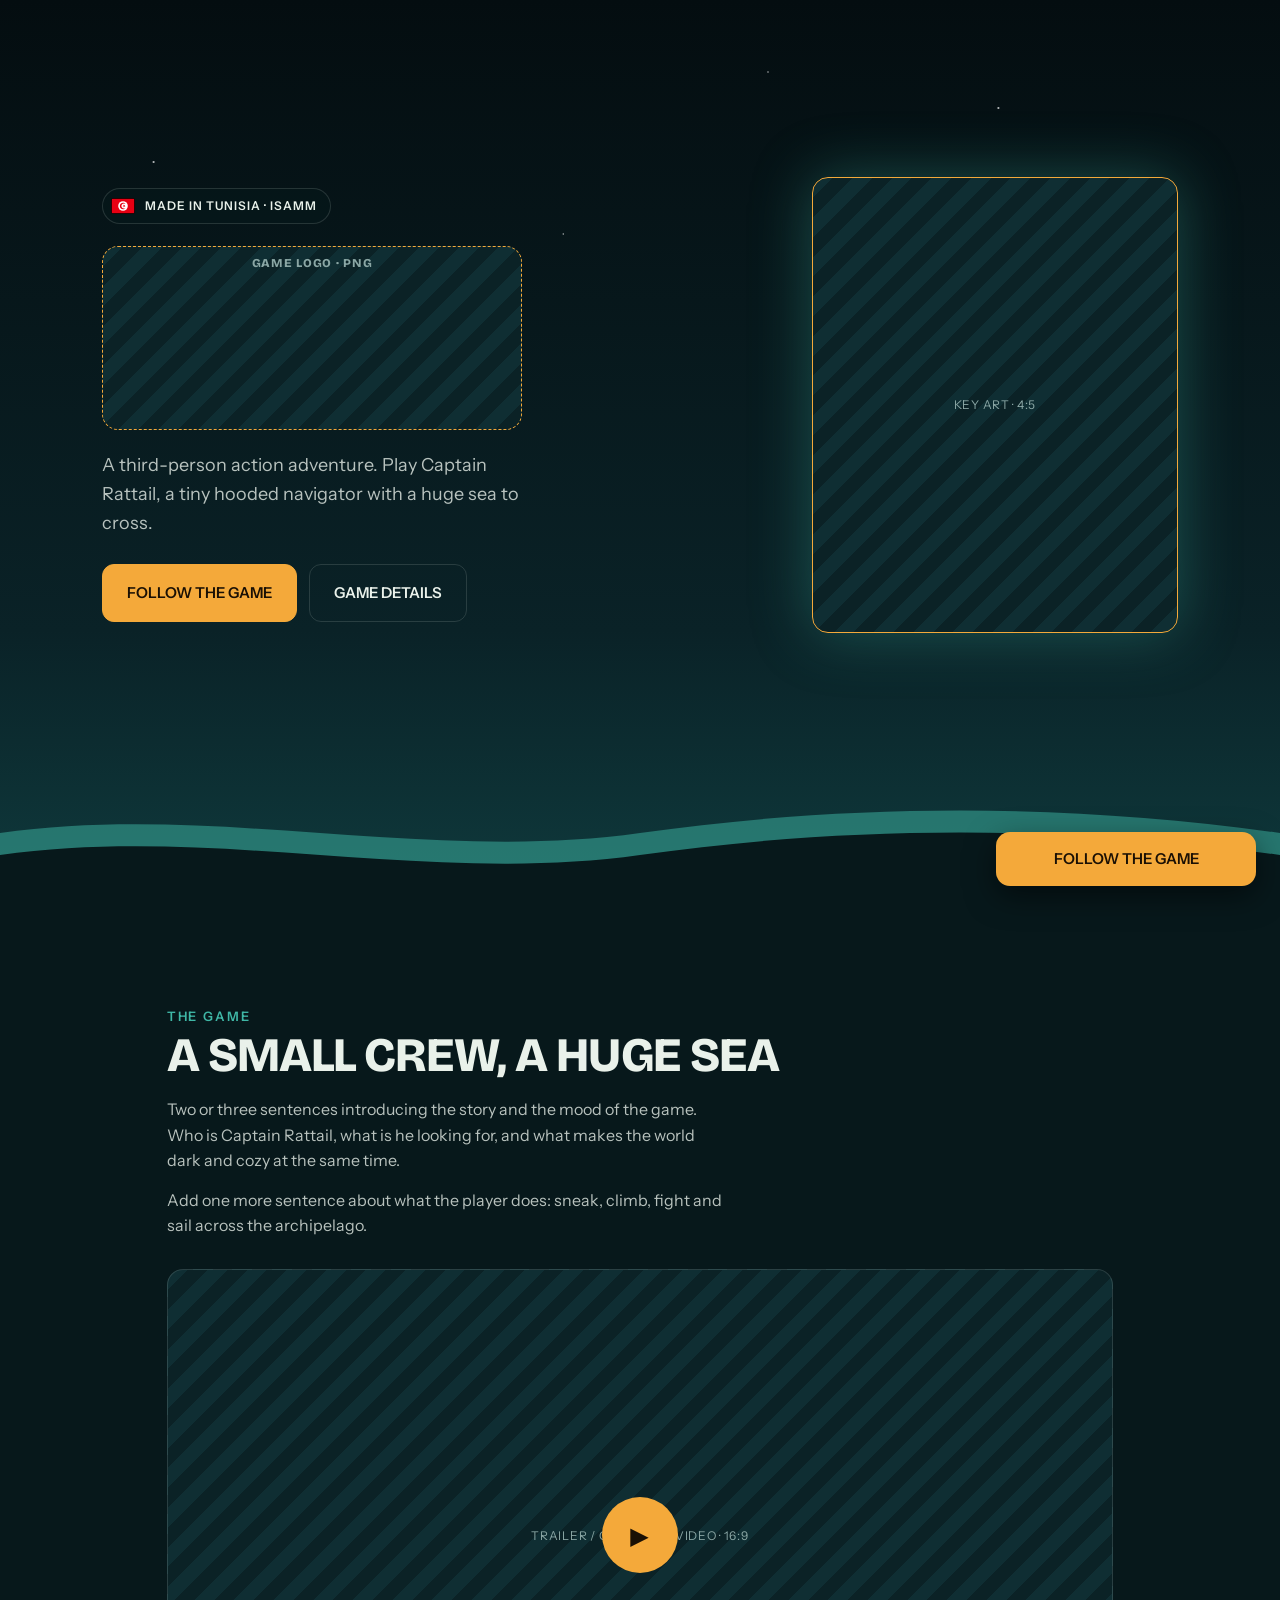
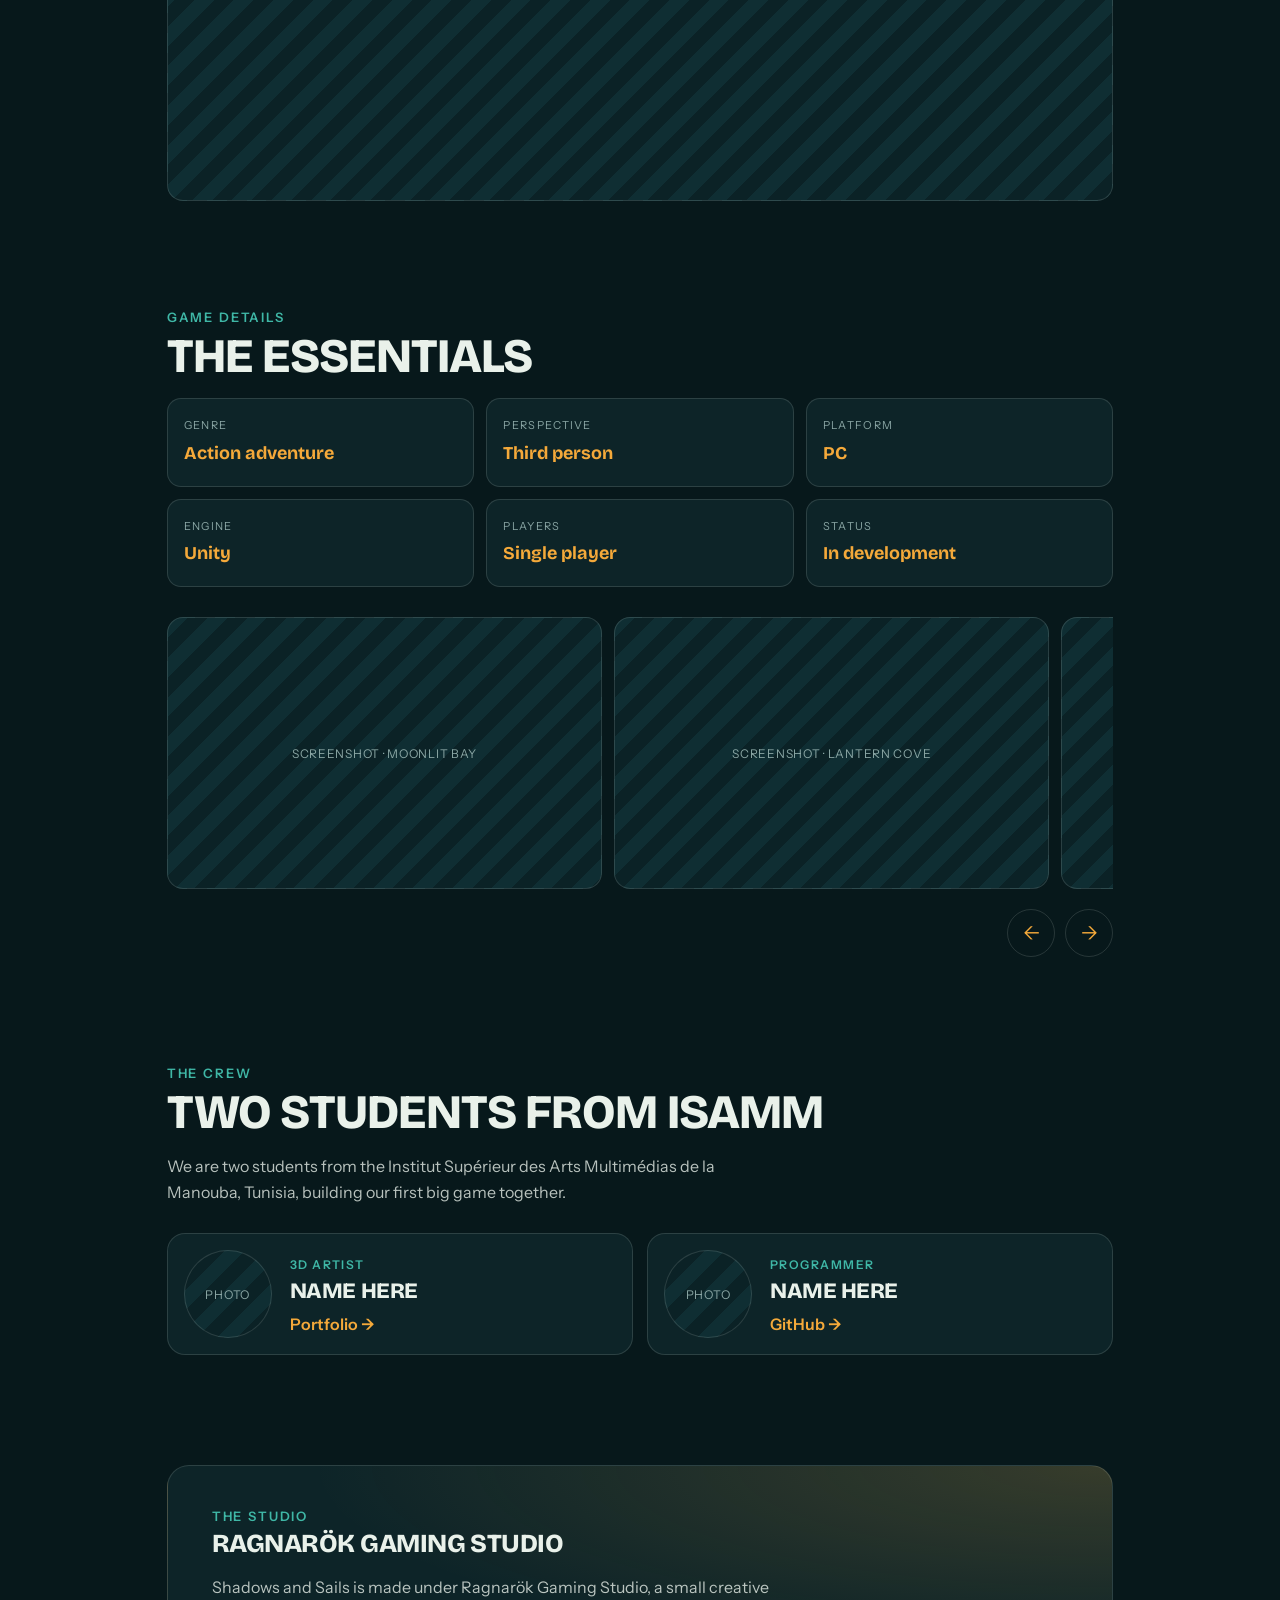
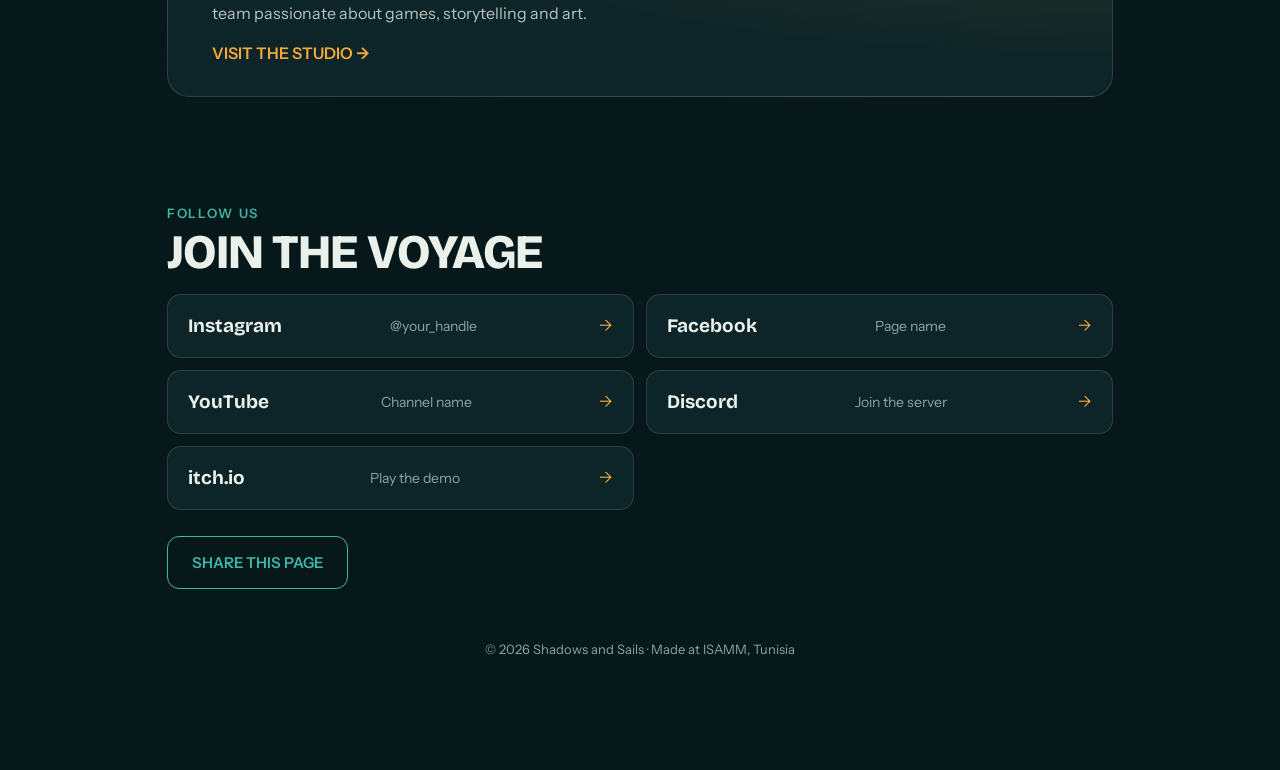
<file: index.html>
<!DOCTYPE html>
<html lang="en">
<head>
    <meta charset="utf-8">
    <meta name="viewport" content="width=device-width, initial-scale=1, viewport-fit=cover">
    <meta name="theme-color" content="#07181b">
    <title>Shadows and Sails | A Tunisian game made at ISAMM</title>
    <meta name="description" content="Shadows and Sails is a third-person action adventure made in Tunisia by two ISAMM students.">
    <!-- link preview when the page is shared (replace the image with a real 1200x630 key art) -->
    <meta property="og:title" content="Shadows and Sails">
    <meta property="og:description" content="A third-person action adventure made in Tunisia by two ISAMM students.">
    <meta property="og:image" content="./Logos/preview.jpg">
    <link rel="icon" href="data:image/svg+xml,%3Csvg xmlns='http://www.w3.org/2000/svg' viewBox='0 0 100 100'%3E%3Ctext y='.9em' font-size='90'%3E⚓%3C/text%3E%3C/svg%3E">
    <link rel="preconnect" href="https://fonts.googleapis.com">
    <link rel="preconnect" href="https://fonts.gstatic.com" crossorigin>
    <link rel="stylesheet" href="https://fonts.googleapis.com/css2?family=Bricolage+Grotesque:opsz,wght@12..96,600;12..96,800&family=Instrument+Sans:wght@400;500;600&display=swap">
    <script>document.documentElement.classList.add('js')</script>
    <link rel="stylesheet" href="qr.css">
</head>
<body>
    <!--
        TEMPLATE GUIDE
        - every striped box (class="ph") is an image placeholder: replace it with <img src="..." alt="..." loading="lazy">
        - every href="#" must be replaced with your real link
        - text is placeholder copy, edit it freely
    -->

    <!-- section 1 : hero -->
    <header id="sec1">
        <div id="sky"></div>
        <div id="s1_1">
            <div id="badge">
                <svg xmlns="http://www.w3.org/2000/svg" height="16px" enable-background="new 0 0 30 20" viewBox="0 0 30 20" id="tunisia-flag"><rect width="30" height="20" fill="#000000"></rect><rect width="28" height="18" x="1" y="1" fill="#e70013"></rect><circle cx="15" cy="10" r="6" fill="#fff"></circle><path fill="#e70013" d="M13,10c0-1.737,1.413-3.15,3.15-3.15c0.791,0,1.505,0.303,2.059,0.785C17.479,6.649,16.318,6,15,6c-2.206,0-4,1.794-4,4s1.794,4,4,4c1.318,0,2.48-0.649,3.209-1.635c-0.554,0.483-1.269,0.785-2.059,0.785C14.413,13.15,13,11.737,13,10z"></path><polygon fill="#e70013" points="16.634 10.577 15.982 11.8 15.782 10.428 14.407 10.167 15.652 9.556 15.468 8.2 16.428 9.176 17.672 8.565 17.038 9.812 18 10.81"></polygon></svg>
                <span>MADE IN TUNISIA · ISAMM</span>
            </div>
            <!-- game logo: replace the box below with <img src="./Logos/game-logo.png" alt="Shadows and Sails"> (transparent PNG) -->
            <h1 id="gamelogo">
                <span class="sr">Shadows &amp; Sails</span>
                <span class="ph" id="logoimg">GAME LOGO · PNG</span>
            </h1>
            <p>A third-person action adventure. Play Captain Rattail, a tiny hooded navigator with a huge sea to cross.</p>
            <div id="goto">
                <a href="#sec6" id="dark">FOLLOW THE GAME</a>
                <a href="#sec3" id="light">GAME DETAILS</a>
            </div>
        </div>
        <div id="s1_2">
            <!-- key art, ratio 4/5 -->
            <div class="ph" id="keyart">KEY ART · 4:5</div>
        </div>
        <div id="sea" aria-hidden="true">
            <svg class="wave" id="wave1" viewBox="0 0 1440 120" preserveAspectRatio="none"><path d="M0 60c120-40 240 40 360 0s240-40 360 0c120-40 240 40 360 0s240-40 360 0V120H0Z"/></svg>
            <svg class="wave" id="wave2" viewBox="0 0 1440 120" preserveAspectRatio="none"><path d="M0 60c120-40 240 40 360 0s240-40 360 0c120-40 240 40 360 0s240-40 360 0V120H0Z"/></svg>
        </div>
    </header>

    <!-- section 2 : introduction -->
    <section id="sec2">
        <div class="reveal">
            <h3 class="label">THE GAME</h3>
            <h2>A SMALL CREW, A HUGE SEA</h2>
            <p>Two or three sentences introducing the story and the mood of the game. Who is Captain Rattail, what is he looking for, and what makes the world dark and cozy at the same time.</p>
            <p>Add one more sentence about what the player does: sneak, climb, fight and sail across the archipelago.</p>
        </div>
        <div id="trailer" class="reveal">
            <div class="ph" id="video">TRAILER / GAMEPLAY VIDEO · 16:9</div>
            <button id="play" aria-label="Play trailer">▶</button>
        </div>
    </section>

    <!-- section 3 : game details -->
    <section id="sec3">
        <div class="reveal">
            <h3 class="label">GAME DETAILS</h3>
            <h2>THE ESSENTIALS</h2>
        </div>
        <div id="s3_1">
            <div class="detail reveal"><span>GENRE</span><b>Action adventure</b></div>
            <div class="detail reveal"><span>PERSPECTIVE</span><b>Third person</b></div>
            <div class="detail reveal"><span>PLATFORM</span><b>PC</b></div>
            <div class="detail reveal"><span>ENGINE</span><b>Unity</b></div>
            <div class="detail reveal"><span>PLAYERS</span><b>Single player</b></div>
            <div class="detail reveal"><span>STATUS</span><b>In development</b></div>
        </div>
        <!-- swipeable screenshots -->
        <div id="s3_2" class="reveal">
            <div class="ph shot">SCREENSHOT · MOONLIT BAY</div>
            <div class="ph shot">SCREENSHOT · LANTERN COVE</div>
            <div class="ph shot">SCREENSHOT · SEA CAVE</div>
        </div>
        <!-- arrows (pc only) -->
        <div id="arrows">
            <button id="prev" aria-label="Previous screenshot">←</button>
            <button id="next" aria-label="Next screenshot">→</button>
        </div>
    </section>

    <!-- section 4 : the team -->
    <section id="sec4">
        <div class="reveal">
            <h3 class="label">THE CREW</h3>
            <h2>TWO STUDENTS FROM ISAMM</h2>
            <p>We are two students from the Institut Supérieur des Arts Multimédias de la Manouba, Tunisia, building our first big game together.</p>
        </div>
        <div id="s4_1">
            <article class="member reveal">
                <div class="ph avatar">PHOTO</div>
                <div class="info">
                    <small>3D ARTIST</small>
                    <h3>NAME HERE</h3>
                    <a href="#">Portfolio →</a>
                </div>
            </article>
            <article class="member reveal">
                <div class="ph avatar">PHOTO</div>
                <div class="info">
                    <small>PROGRAMMER</small>
                    <h3>NAME HERE</h3>
                    <a href="#">GitHub →</a>
                </div>
            </article>
        </div>
    </section>

    <!-- section 5 : studio -->
    <section id="sec5">
        <div id="s5_1" class="reveal">
            <h3 class="label">THE STUDIO</h3>
            <h2>RAGNARÖK GAMING STUDIO</h2>
            <p>Shadows and Sails is made under Ragnarök Gaming Studio, a small creative team passionate about games, storytelling and art.</p>
            <a class="link" href="index.html">VISIT THE STUDIO →</a>
        </div>
    </section>

    <!-- section 6 : socials -->
    <section id="sec6">
        <div class="reveal">
            <h3 class="label">FOLLOW US</h3>
            <h2>JOIN THE VOYAGE</h2>
        </div>
        <div id="s6_1">
            <a class="social reveal" href="#"><b>Instagram</b><span>@your_handle</span></a>
            <a class="social reveal" href="#"><b>Facebook</b><span>Page name</span></a>
            <a class="social reveal" href="#"><b>YouTube</b><span>Channel name</span></a>
            <a class="social reveal" href="#"><b>Discord</b><span>Join the server</span></a>
            <a class="social reveal" href="#"><b>itch.io</b><span>Play the demo</span></a>
        </div>
        <button id="share">SHARE THIS PAGE</button>
    </section>

    <footer>
        <p>© <span id="year">2026</span> Shadows and Sails · Made at ISAMM, Tunisia</p>
    </footer>

    <!-- floating follow bar (shown after the hero) -->
    <a id="bar" href="#sec6">FOLLOW THE GAME</a>

    <script src="qr.js"></script>
</body>
</html>
</file>
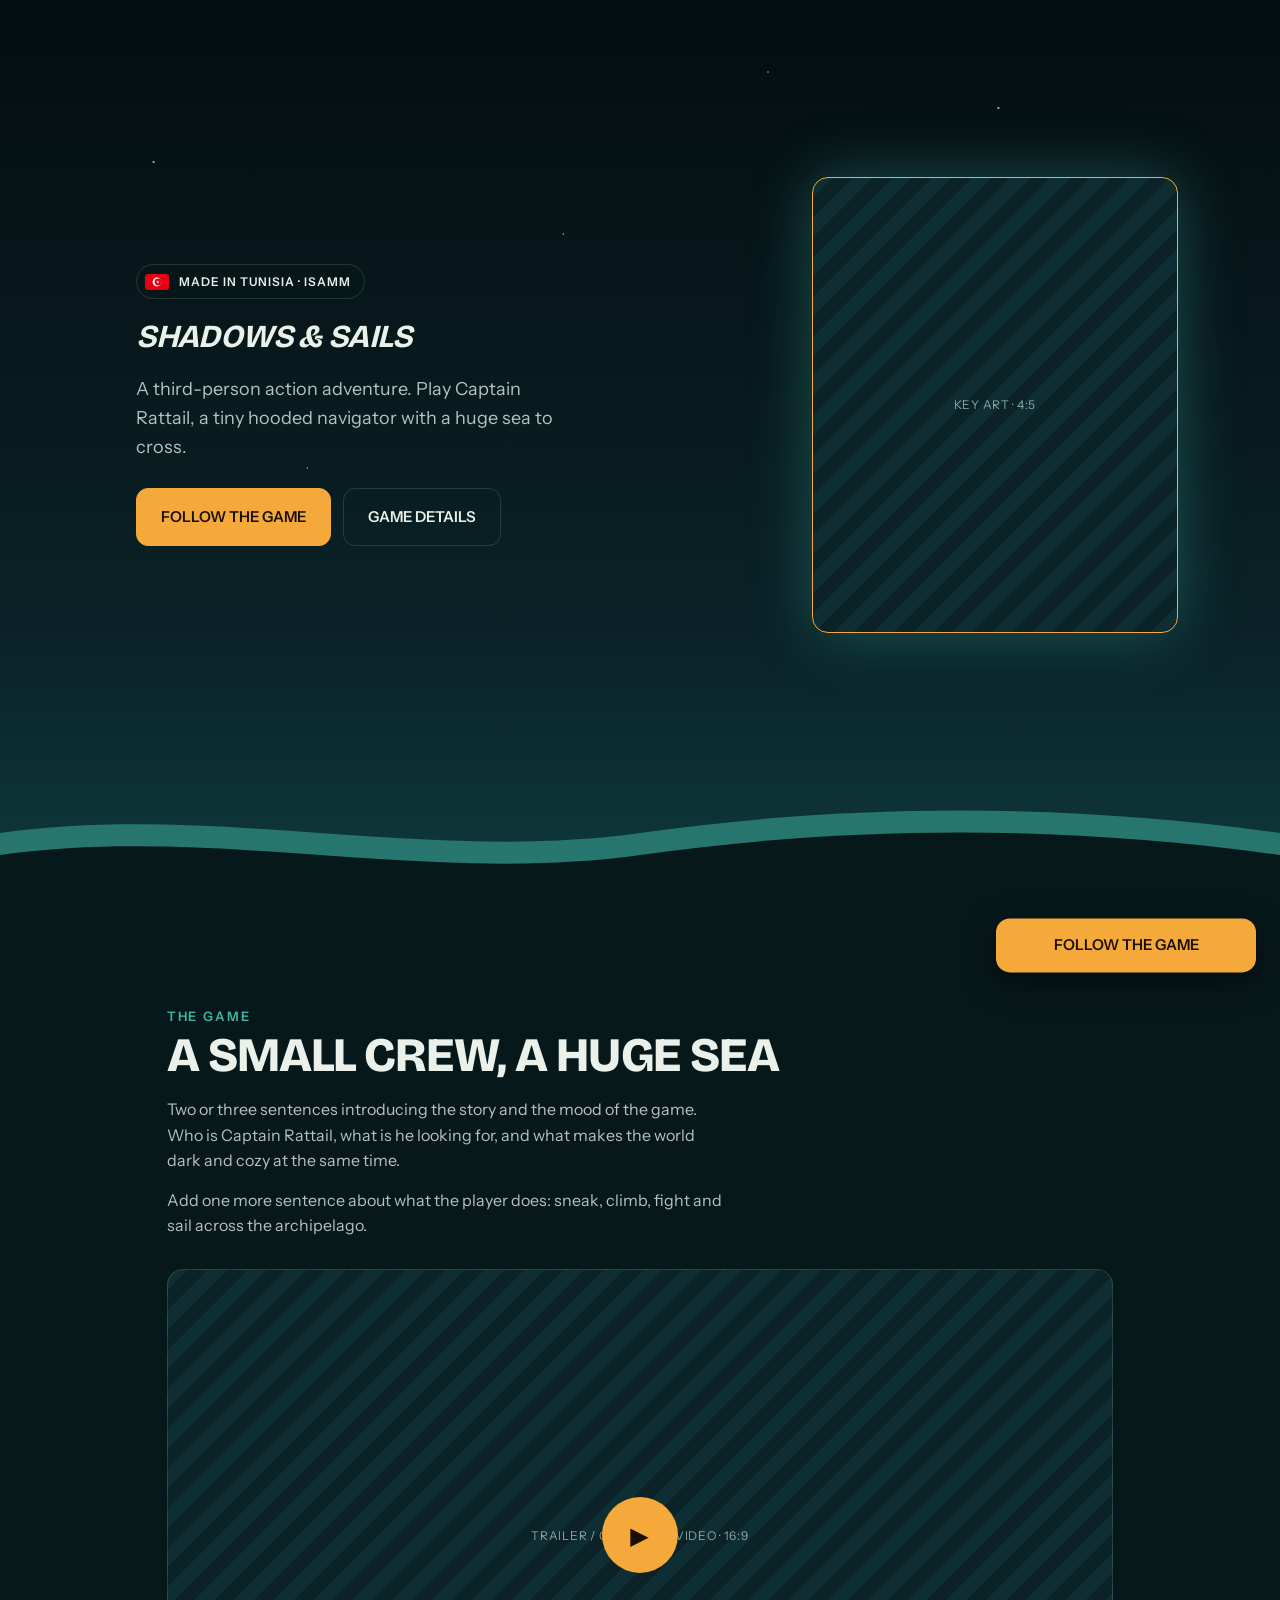
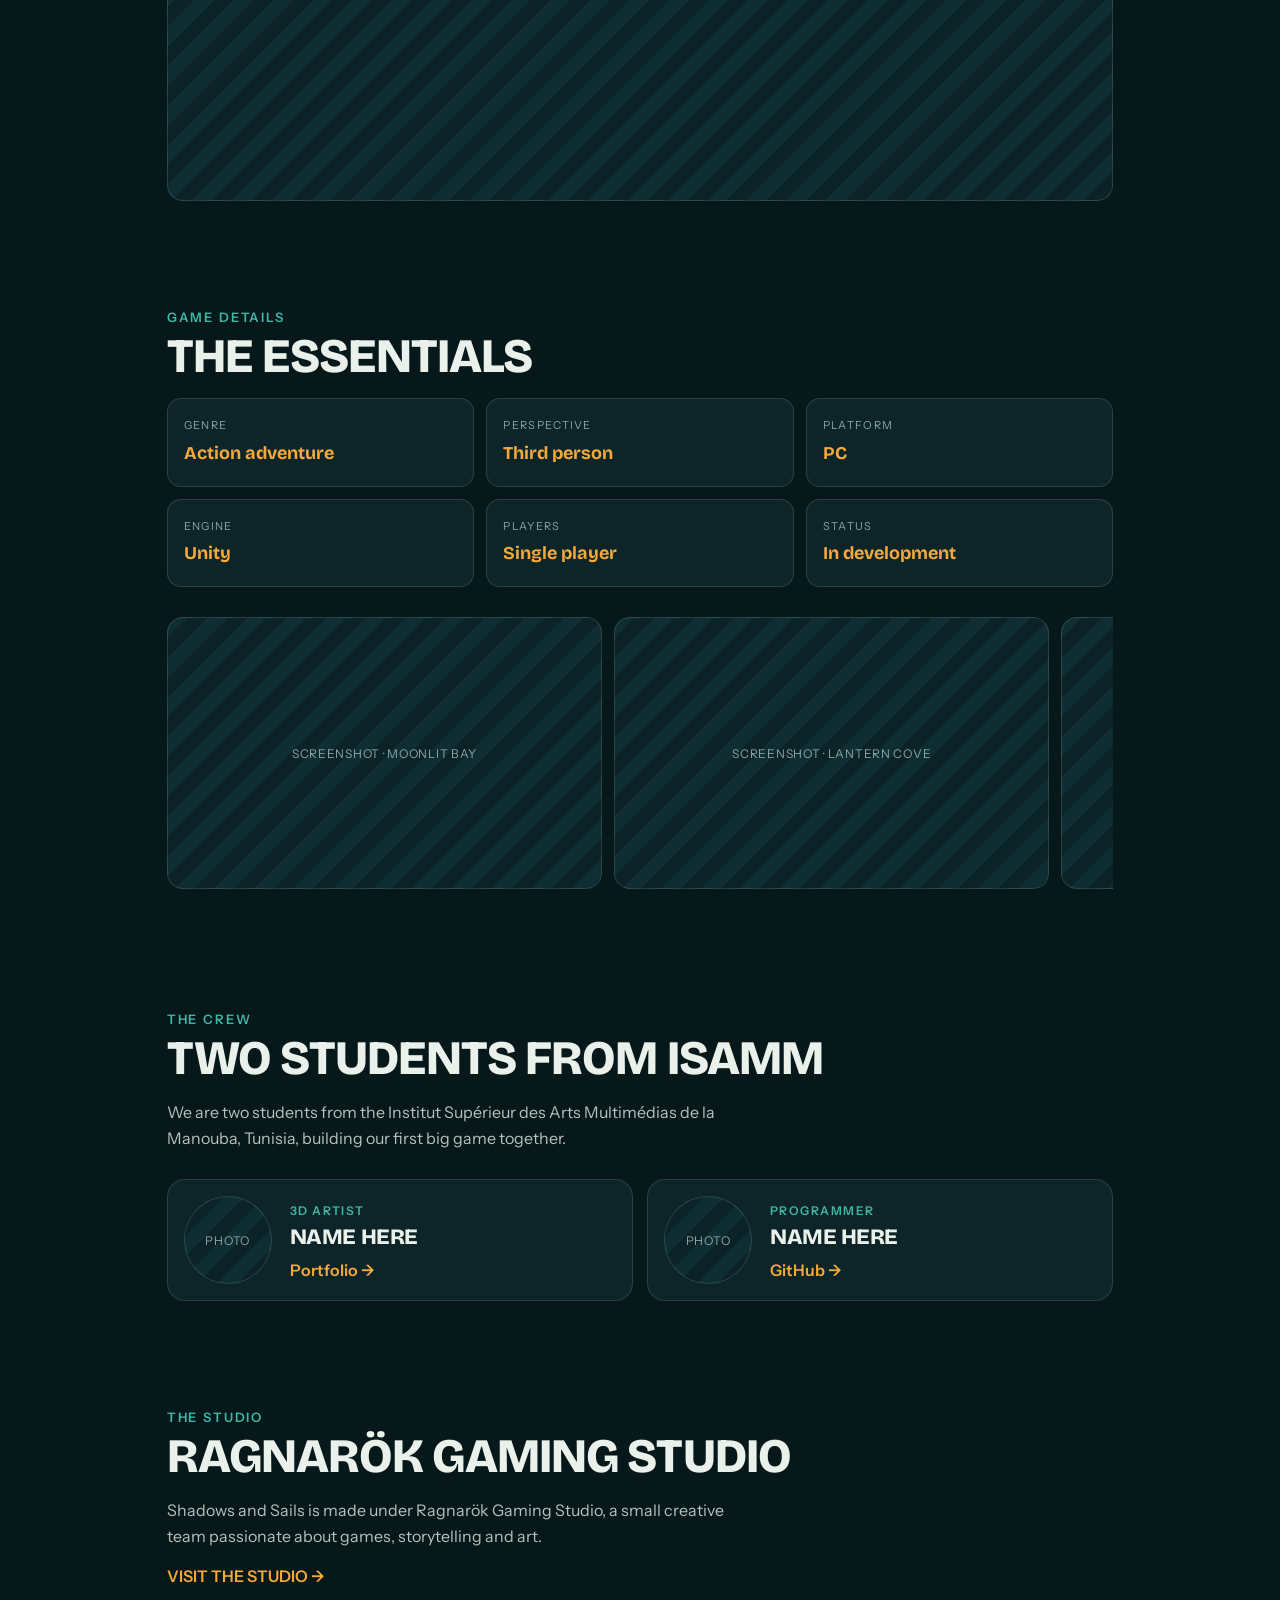
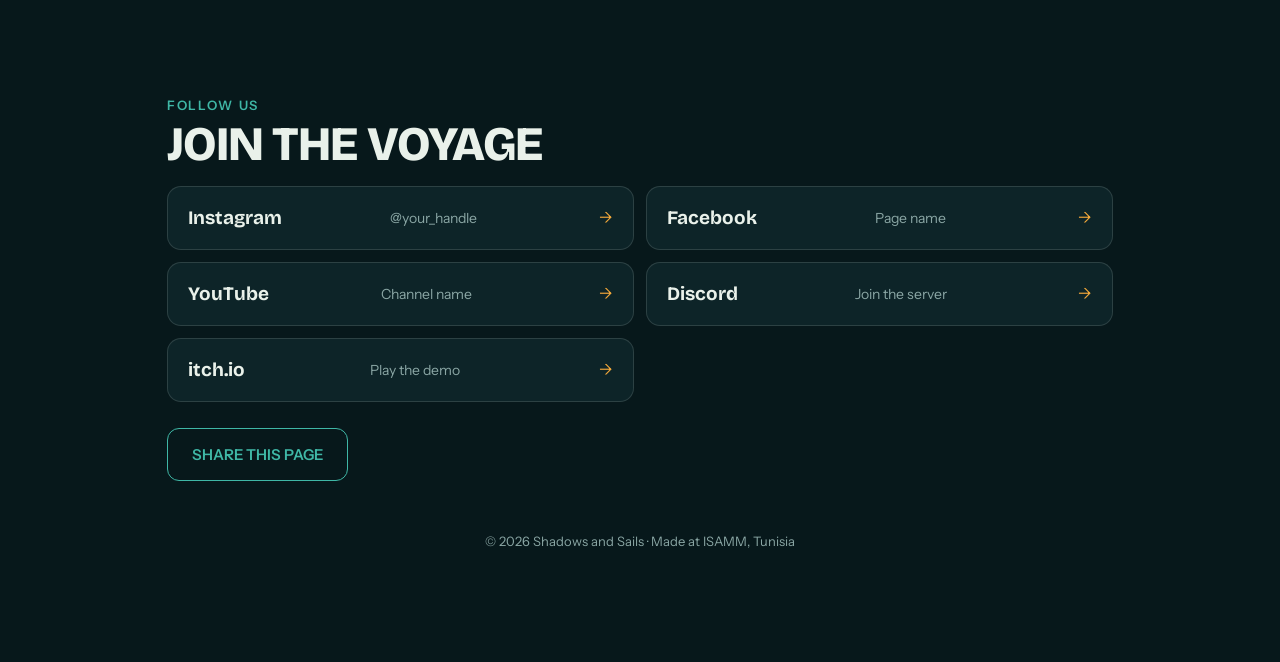
<file: qr.html>
<!DOCTYPE html>
<html lang="en">
<head>
    <meta charset="utf-8">
    <meta name="viewport" content="width=device-width, initial-scale=1, viewport-fit=cover">
    <meta name="theme-color" content="#07181b">
    <title>Shadows and Sails | A Tunisian game made at ISAMM</title>
    <meta name="description" content="Shadows and Sails is a third-person action adventure made in Tunisia by two ISAMM students.">
    <!-- link preview when the page is shared (replace the image with a real 1200x630 key art) -->
    <meta property="og:title" content="Shadows and Sails">
    <meta property="og:description" content="A third-person action adventure made in Tunisia by two ISAMM students.">
    <meta property="og:image" content="./Logos/preview.jpg">
    <link rel="icon" href="data:image/svg+xml,%3Csvg xmlns='http://www.w3.org/2000/svg' viewBox='0 0 100 100'%3E%3Ctext y='.9em' font-size='90'%3E⚓%3C/text%3E%3C/svg%3E">
    <link rel="preconnect" href="https://fonts.googleapis.com">
    <link rel="preconnect" href="https://fonts.gstatic.com" crossorigin>
    <link rel="stylesheet" href="https://fonts.googleapis.com/css2?family=Bricolage+Grotesque:opsz,wght@12..96,600;12..96,800&family=Instrument+Sans:wght@400;500;600&display=swap">
    <script>document.documentElement.classList.add('js')</script>
    <link rel="stylesheet" href="qr.css">
</head>
<body>
    <!--
        TEMPLATE GUIDE
        - every striped box (class="ph") is an image placeholder: replace it with <img src="..." alt="..." loading="lazy">
        - every href="#" must be replaced with your real link
        - text is placeholder copy, edit it freely
    -->

    <!-- section 1 : hero -->
    <header id="sec1">
        <div id="sky"></div>
        <div id="moon"></div>
        <div id="s1_1">
            <div id="badge">
                <svg viewBox="0 0 60 40" width="24" height="16" aria-hidden="true">
                    <rect width="60" height="40" fill="#e70013"/>
                    <circle cx="30" cy="20" r="11" fill="#fff"/>
                    <circle cx="32.5" cy="20" r="8.5" fill="#e70013"/>
                    <polygon fill="#fff" points="32,15.5 33.06,18.54 36.28,18.61 33.71,20.56 34.65,23.64 32,21.8 29.35,23.64 30.29,20.56 27.72,18.61 30.94,18.54"/>
                </svg>
                <span>MADE IN TUNISIA · ISAMM</span>
            </div>
            <h1>
                <b class="wd"><i style="--i:0">SHADOWS</i></b>
                <b class="wd"><i style="--i:1">&amp; SAILS</i></b>
            </h1>
            <p>A third-person action adventure. Play Captain Rattail, a tiny hooded navigator with a huge sea to cross.</p>
            <div id="goto">
                <a href="#sec6" id="dark">FOLLOW THE GAME</a>
                <a href="#sec3" id="light">GAME DETAILS</a>
            </div>
        </div>
        <div id="s1_2">
            <!-- key art, ratio 4/5 -->
            <div class="ph" id="keyart">KEY ART · 4:5</div>
        </div>
        <div id="sea" aria-hidden="true">
            <svg class="wave" id="wave1" viewBox="0 0 1440 120" preserveAspectRatio="none"><path d="M0 60c120-40 240 40 360 0s240-40 360 0c120-40 240 40 360 0s240-40 360 0V120H0Z"/></svg>
            <svg class="wave" id="wave2" viewBox="0 0 1440 120" preserveAspectRatio="none"><path d="M0 60c120-40 240 40 360 0s240-40 360 0c120-40 240 40 360 0s240-40 360 0V120H0Z"/></svg>
        </div>
    </header>

    <!-- section 2 : introduction -->
    <section id="sec2">
        <div class="reveal">
            <h3 class="label">THE GAME</h3>
            <h2>A SMALL CREW, A HUGE SEA</h2>
            <p>Two or three sentences introducing the story and the mood of the game. Who is Captain Rattail, what is he looking for, and what makes the world dark and cozy at the same time.</p>
            <p>Add one more sentence about what the player does: sneak, climb, fight and sail across the archipelago.</p>
        </div>
        <div id="trailer" class="reveal">
            <div class="ph" id="video">TRAILER / GAMEPLAY VIDEO · 16:9</div>
            <button id="play" aria-label="Play trailer">▶</button>
        </div>
    </section>

    <!-- section 3 : game details -->
    <section id="sec3">
        <div class="reveal">
            <h3 class="label">GAME DETAILS</h3>
            <h2>THE ESSENTIALS</h2>
        </div>
        <div id="s3_1">
            <div class="detail reveal"><span>GENRE</span><b>Action adventure</b></div>
            <div class="detail reveal"><span>PERSPECTIVE</span><b>Third person</b></div>
            <div class="detail reveal"><span>PLATFORM</span><b>PC</b></div>
            <div class="detail reveal"><span>ENGINE</span><b>Unity</b></div>
            <div class="detail reveal"><span>PLAYERS</span><b>Single player</b></div>
            <div class="detail reveal"><span>STATUS</span><b>In development</b></div>
        </div>
        <!-- swipeable screenshots -->
        <div id="s3_2" class="reveal">
            <div class="ph shot">SCREENSHOT · MOONLIT BAY</div>
            <div class="ph shot">SCREENSHOT · LANTERN COVE</div>
            <div class="ph shot">SCREENSHOT · SEA CAVE</div>
        </div>
    </section>

    <!-- section 4 : the team -->
    <section id="sec4">
        <div class="reveal">
            <h3 class="label">THE CREW</h3>
            <h2>TWO STUDENTS FROM ISAMM</h2>
            <p>We are two students from the Institut Supérieur des Arts Multimédias de la Manouba, Tunisia, building our first big game together.</p>
        </div>
        <div id="s4_1">
            <article class="member reveal">
                <div class="ph avatar">PHOTO</div>
                <div class="info">
                    <small>3D ARTIST</small>
                    <h3>NAME HERE</h3>
                    <a href="#">Portfolio →</a>
                </div>
            </article>
            <article class="member reveal">
                <div class="ph avatar">PHOTO</div>
                <div class="info">
                    <small>PROGRAMMER</small>
                    <h3>NAME HERE</h3>
                    <a href="#">GitHub →</a>
                </div>
            </article>
        </div>
    </section>

    <!-- section 5 : studio -->
    <section id="sec5" class="reveal">
        <h3 class="label">THE STUDIO</h3>
        <h2>RAGNARÖK GAMING STUDIO</h2>
        <p>Shadows and Sails is made under Ragnarök Gaming Studio, a small creative team passionate about games, storytelling and art.</p>
        <a class="link" href="index.html">VISIT THE STUDIO →</a>
    </section>

    <!-- section 6 : socials -->
    <section id="sec6">
        <div class="reveal">
            <h3 class="label">FOLLOW US</h3>
            <h2>JOIN THE VOYAGE</h2>
        </div>
        <div id="s6_1">
            <a class="social reveal" href="#"><b>Instagram</b><span>@your_handle</span></a>
            <a class="social reveal" href="#"><b>Facebook</b><span>Page name</span></a>
            <a class="social reveal" href="#"><b>YouTube</b><span>Channel name</span></a>
            <a class="social reveal" href="#"><b>Discord</b><span>Join the server</span></a>
            <a class="social reveal" href="#"><b>itch.io</b><span>Play the demo</span></a>
        </div>
        <button id="share">SHARE THIS PAGE</button>
    </section>

    <footer>
        <p>© <span id="year">2026</span> Shadows and Sails · Made at ISAMM, Tunisia</p>
    </footer>

    <!-- floating follow bar (shown after the hero) -->
    <a id="bar" href="#sec6">FOLLOW THE GAME</a>

    <script src="qr.js"></script>
</body>
</html>
</file>
<file: qr.css>
:root{
    --col1: #07181b;
    --col2: #f4a93a;
    --col3: #0d2428;
    --col4: #3fb7a6;
    --col5: #8aa6a4;
    --font1: "Bricolage Grotesque", system-ui, sans-serif;
    --font2: "Instrument Sans", system-ui, sans-serif;
    --para: rgba(233, 241, 234, 0.78);
    --line: rgba(233, 241, 234, 0.14);
}
*{
    box-sizing: border-box;
    margin: 0;
}
html{
    scroll-behavior: smooth;
    -webkit-text-size-adjust: 100%;
}
body{
    background-color: var(--col1);
    color: #e9f1ea;
    font-family: var(--font2);
    font-size: 16px;
    line-height: 1.6;
    overflow-x: hidden;
    padding-bottom: env(safe-area-inset-bottom);
}
h1, h2, h3{
    font-family: var(--font1);
    font-weight: 800;
    letter-spacing: -0.02em;
    line-height: 1;
}
a{
    color: inherit;
    text-decoration: none;
    -webkit-tap-highlight-color: transparent;
}
button{
    font-family: var(--font2);
    -webkit-tap-highlight-color: transparent;
}
:focus-visible{
    outline: 2px solid var(--col2);
    outline-offset: 3px;
}
section{
    padding: 70px 20px 0;
}
section h2{
    font-size: 34px;
    margin: 8px 0 18px;
}
section p{
    color: var(--para);
    margin-bottom: 14px;
    max-width: 560px;
}
.label{
    font-family: var(--font2);
    font-size: 13px;
    font-weight: 600;
    letter-spacing: 0.14em;
    color: var(--col4);
}
/* image placeholder */
.ph{
    position: relative;
    width: 100%;
    display: grid;
    place-items: center;
    text-align: center;
    overflow: hidden;
    padding: 10px;
    font-size: 12px;
    letter-spacing: 0.06em;
    color: var(--col5);
    background: repeating-linear-gradient(135deg, #0f2e33 0 14px, #0b2226 14px 28px);
    border: 1px solid var(--line);
    border-radius: 16px;
}
.ph img{
    position: absolute;
    inset: 0;
    width: 100%;
    height: 100%;
    object-fit: cover;
}
/* section 1 */
#sec1{
    position: relative;
    min-height: 100svh;
    padding: 28px 20px 150px;
    display: flex;
    flex-direction: column;
    justify-content: center;
    gap: 34px;
    overflow: hidden;
    isolation: isolate;
    background: linear-gradient(#040d10 0%, #0a2227 70%, #0f3a3d 100%);
}
#sky{
    position: absolute;
    inset: 0;
    z-index: -2;
    background-image:
        radial-gradient(1.5px 1.5px at 12% 18%, #fff, transparent),
        radial-gradient(1.5px 1.5px at 78% 12%, #fff, transparent),
        radial-gradient(1px 1px at 44% 26%, #fff, transparent),
        radial-gradient(1.5px 1.5px at 90% 40%, #fff, transparent),
        radial-gradient(1px 1px at 24% 52%, #fff, transparent),
        radial-gradient(1px 1px at 60% 8%, #fff, transparent);
    animation: twinkle 4s ease-in-out infinite alternate;
}
#badge{
    display: inline-flex;
    align-items: center;
    gap: 10px;
    padding: 7px 14px 7px 8px;
    margin-bottom: 22px;
    font-size: 12px;
    font-weight: 600;
    letter-spacing: 0.08em;
    background-color: rgba(7, 24, 27, 0.7);
    border: 1px solid var(--line);
    border-radius: 99px;
}
#badge svg{
    border-radius: 3px;
}
#gamelogo{
    margin: 0;
}
#logoimg, #gamelogo img{
    display: block;
    width: 100%;
    max-width: 420px;
    animation: logoin 1s 0.2s cubic-bezier(0.2, 0.8, 0.2, 1) both;
}
#logoimg{
    aspect-ratio: 16 / 7;
    border-style: dashed;
    border-color: var(--col2);
}
#gamelogo img{
    height: auto;
    filter: drop-shadow(0 8px 30px rgba(0, 0, 0, 0.6));
}
.sr{
    position: absolute;
    width: 1px;
    height: 1px;
    overflow: hidden;
    clip: rect(0 0 0 0);
    white-space: nowrap;
}
#s1_1 p{
    margin: 22px 0 26px;
    font-size: 18px;
    color: var(--para);
    max-width: 440px;
    animation: fadeup 0.9s 0.8s both;
}
#goto{
    display: flex;
    flex-direction: column;
    gap: 12px;
    animation: fadeup 0.9s 1s both;
}
#goto a, #share{
    display: block;
    width: 100%;
    padding: 16px 24px;
    font-size: 15px;
    font-weight: 600;
    text-align: center;
    border-radius: 12px;
    border: 1px solid var(--line);
    background-color: transparent;
    color: #e9f1ea;
    cursor: pointer;
    transition: transform 0.25s, background-color 0.25s;
}
#goto #dark{
    background-color: var(--col2);
    border-color: var(--col2);
    color: #1a1004;
}
#goto a:active, #share:active{
    transform: scale(0.97);
}
#s1_2{
    width: 62%;
    max-width: 280px;
    margin: 0 auto;
    animation: bob 6s ease-in-out infinite;
}
#keyart{
    aspect-ratio: 4 / 5;
    border-color: var(--col2);
    box-shadow: 0 0 60px rgba(63, 183, 166, 0.35);
}
#sea{
    position: absolute;
    left: 0;
    right: 0;
    bottom: 0;
    height: 120px;
    z-index: -1;
    pointer-events: none;
}
.wave{
    position: absolute;
    left: 0;
    bottom: 0;
    width: 200%;
    height: 90px;
    animation: flow 18s linear infinite;
}
#wave1{
    bottom: 22px;
    opacity: 0.5;
    animation-duration: 28s;
}
#wave1 path{
    fill: var(--col4);
}
#wave2 path{
    fill: var(--col1);
}
/* section 2 */
#trailer{
    position: relative;
    margin-top: 30px;
}
#video{
    aspect-ratio: 16 / 9;
}
#play{
    position: absolute;
    inset: 0;
    margin: auto;
    width: 76px;
    height: 76px;
    padding-left: 5px;
    border: 0;
    border-radius: 50%;
    font-size: 24px;
    background-color: var(--col2);
    color: #1a1004;
    cursor: pointer;
    animation: pulse 2.4s infinite;
}
/* section 3 */
#s3_1{
    display: grid;
    grid-template-columns: 1fr 1fr;
    gap: 12px;
}
.detail{
    padding: 18px 16px;
    background-color: var(--col3);
    border: 1px solid var(--line);
    border-radius: 14px;
}
.detail span{
    display: block;
    font-size: 11px;
    letter-spacing: 0.12em;
    color: var(--col5);
}
.detail b{
    display: block;
    margin-top: 4px;
    font-family: var(--font1);
    font-size: 18px;
    color: var(--col2);
}
#s3_2{
    display: flex;
    gap: 12px;
    margin: 30px -20px 0;
    padding: 0 20px 14px;
    overflow-x: auto;
    scroll-snap-type: x mandatory;
    scrollbar-width: none;
}
#s3_2::-webkit-scrollbar{
    display: none;
}
.shot{
    flex: 0 0 82%;
    aspect-ratio: 16 / 10;
    scroll-snap-align: center;
    user-select: none;
}
.shot img{
    pointer-events: none;
}
#s3_2.drag{
    scroll-snap-type: none;
    cursor: grabbing;
}
#arrows{
    display: none;
}
#arrows button{
    width: 48px;
    height: 48px;
    font-size: 20px;
    color: var(--col2);
    background-color: transparent;
    border: 1px solid var(--line);
    border-radius: 50%;
    cursor: pointer;
    transition: background-color 0.25s, border-color 0.25s;
}
#arrows button:hover{
    background-color: var(--col3);
    border-color: var(--col2);
}
/* section 4 */
#s4_1{
    display: grid;
    gap: 14px;
    margin-top: 28px;
}
.member{
    display: flex;
    align-items: center;
    gap: 18px;
    padding: 16px;
    background-color: var(--col3);
    border: 1px solid var(--line);
    border-radius: 18px;
}
.avatar{
    flex: 0 0 88px;
    width: 88px;
    aspect-ratio: 1;
    border-radius: 50%;
}
.info small{
    font-size: 12px;
    font-weight: 600;
    letter-spacing: 0.12em;
    color: var(--col4);
}
.info h3{
    margin: 4px 0 10px;
    font-size: 22px;
}
.info a, .link{
    font-weight: 600;
    color: var(--col2);
}
/* section 5 */
#s5_1{
    padding: 30px 24px 18px;
    border: 1px solid var(--line);
    border-radius: 22px;
    background: radial-gradient(ellipse at 100% 0%, rgba(244, 169, 58, 0.18), transparent 60%), var(--col3);
}
#s5_1 h2{
    font-size: 26px;
}
/* section 6 */
#s6_1{
    display: grid;
    gap: 12px;
}
.social{
    display: flex;
    justify-content: space-between;
    align-items: center;
    min-height: 64px;
    padding: 14px 20px;
    background-color: var(--col3);
    border: 1px solid var(--line);
    border-radius: 14px;
    transition: transform 0.25s, border-color 0.25s;
}
.social b{
    font-family: var(--font1);
    font-size: 19px;
}
.social span{
    font-size: 14px;
    color: var(--col5);
}
.social:after{
    content: "→";
    color: var(--col2);
    margin-left: 14px;
}
.social:active{
    transform: scale(0.98);
    border-color: var(--col2);
}
#share{
    margin-top: 26px;
    border-color: var(--col4);
    color: var(--col4);
}
footer{
    padding: 50px 20px 110px;
    text-align: center;
    font-size: 13px;
    color: var(--col5);
}
/* floating follow bar */
#bar{
    position: fixed;
    left: 16px;
    right: 16px;
    bottom: calc(14px + env(safe-area-inset-bottom));
    z-index: 5;
    padding: 15px;
    text-align: center;
    font-size: 15px;
    font-weight: 600;
    color: #1a1004;
    background-color: var(--col2);
    border-radius: 14px;
    box-shadow: 0 10px 30px rgba(0, 0, 0, 0.5);
    transform: translateY(160%);
    transition: transform 0.4s cubic-bezier(0.2, 0.8, 0.2, 1);
}
#bar.show{
    transform: none;
}
/* animations */
.js .reveal{
    opacity: 0;
}
.js .reveal.in{
    animation: rev 0.8s cubic-bezier(0.2, 0.8, 0.2, 1) both;
}
@keyframes rev{
    from{
        opacity: 0;
        translate: 0 28px;
    }
    to{
        opacity: 1;
        translate: 0 0;
    }
}
@keyframes logoin{
    from{
        opacity: 0;
        transform: scale(0.9);
    }
}
@keyframes fadeup{
    from{
        opacity: 0;
        transform: translateY(22px);
    }
}
@keyframes bob{
    50%{
        transform: translateY(-10px);
    }
}
@keyframes flow{
    to{
        transform: translateX(-50%);
    }
}
@keyframes twinkle{
    to{
        opacity: 0.4;
    }
}
@keyframes pulse{
    to{
        box-shadow: 0 0 0 30px rgba(244, 169, 58, 0);
    }
}
/* tablet and desktop */
@media (min-width: 760px){
    section{
        padding: 110px 6vw 0;
        max-width: 1100px;
        margin: auto;
    }
    section h2{
        font-size: 48px;
    }
    #sec1{
        flex-direction: row;
        align-items: center;
        justify-content: space-between;
        padding: 40px 8vw 130px;
    }
    #s1_1{
        flex: 1;
    }
    #goto{
        flex-direction: row;
    }
    #goto a{
        width: auto;
    }
    #s1_2{
        width: 34%;
        max-width: 380px;
        margin: 0;
    }
    #s3_1{
        grid-template-columns: repeat(3, 1fr);
    }
    #s3_2{
        margin: 30px 0 0;
        padding: 0 0 14px;
        cursor: grab;
    }
    .shot{
        flex-basis: 46%;
    }
    #arrows{
        display: flex;
        justify-content: flex-end;
        gap: 10px;
        margin-top: 6px;
    }
    #s4_1, #s6_1{
        grid-template-columns: 1fr 1fr;
    }
    #s5_1{
        padding: 44px 44px 30px;
    }
    #share{
        width: auto;
    }
    #bar{
        left: auto;
        right: 24px;
        width: 260px;
    }
}
@media (prefers-reduced-motion: reduce){
    *, *:before, *:after{
        animation: none !important;
        transition: none !important;
    }
    .js .reveal{
        opacity: 1;
    }
}
</file>
